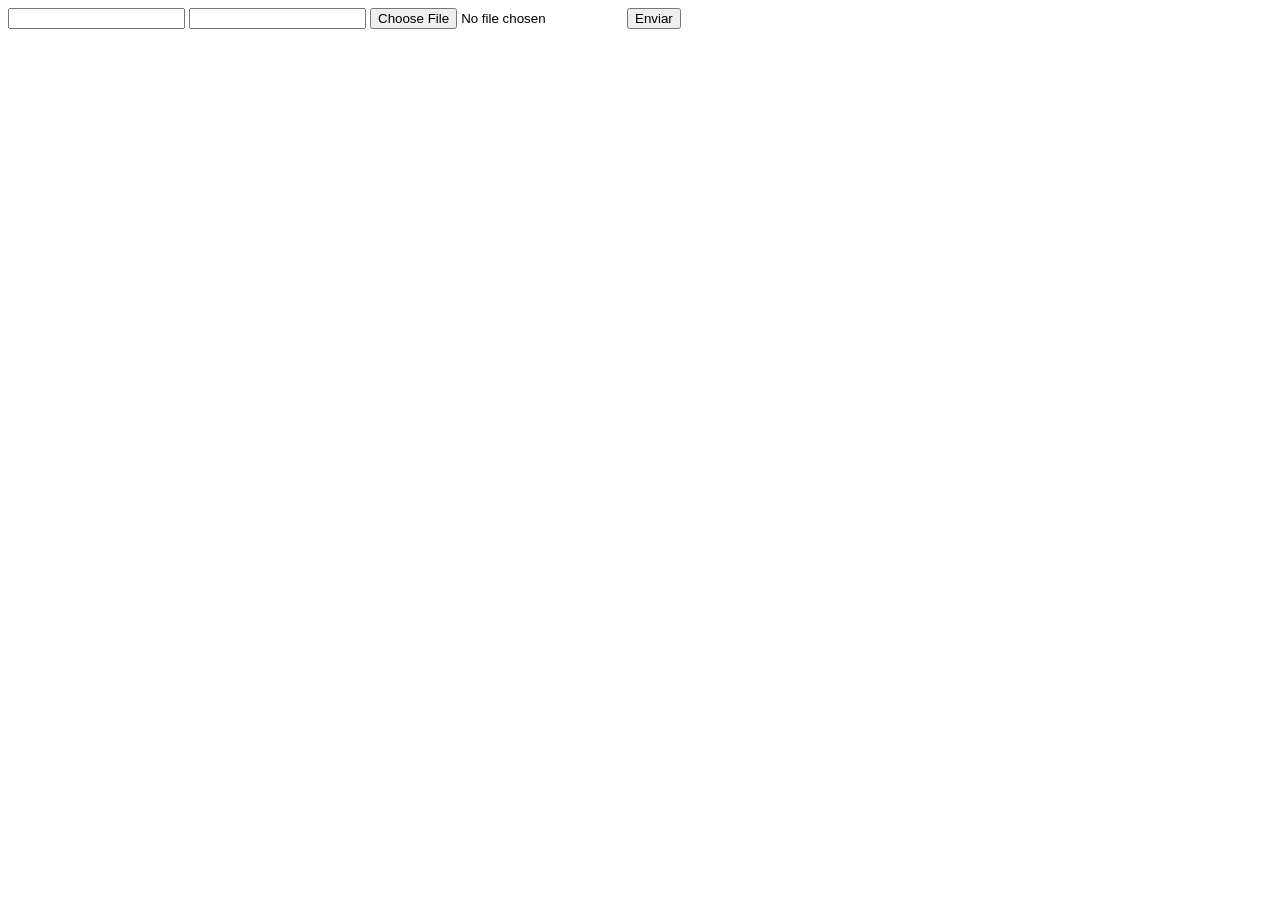
<file: web-data-viz/DOCUMENTOS_DE_APOIO/exemplo_de_upload_de_arquivo/public/index.html>
<!DOCTYPE html>
<html lang="en">

<head>
  <meta charset="UTF-8">
  <meta http-equiv="X-UA-Compatible" content="IE=edge">
  <meta name="viewport" content="width=device-width, initial-scale=1.0">
  <title>Upload</title>
</head>

<body>

  <div>
    <input name="nome" id="nome" type="text" />
    <input name="email" id="email" type="url" />
    <input name="foto" id="foto" type="file" />
    <button onclick="enviar()">Enviar</button>
  </div>

  <div id="container"></div>
</body>

</html>

<script>
  function enviar() {
    const formData = new FormData();
    formData.append('foto', foto.files[0])
    formData.append('nome', nome.value)
    formData.append('email', email.value)

    fetch("/usuarios/cadastro", {
      method: "POST",
      body: formData
    })
      .then(res => {
        window.location = "./perfil.html"
      })
      .catch(err => {
        console.log(err);
      })
  }
</script>
</file>
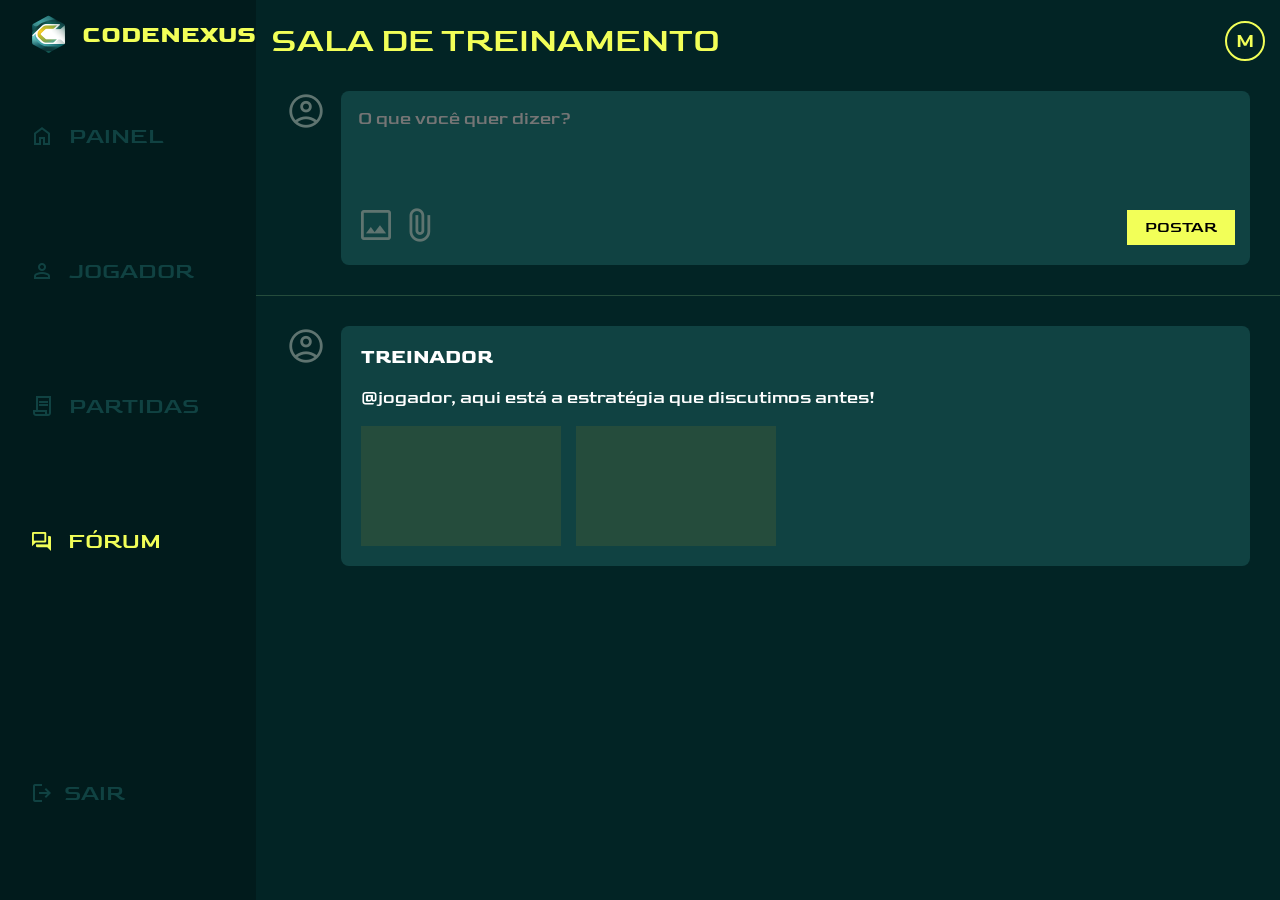
<file: web-data-viz/public/forum.html>
<!DOCTYPE html>
<html lang="en">
<head>
    <meta charset="UTF-8">
    <meta name="viewport" content="width=device-width, initial-scale=1.0">

    <link rel="preconnect" href="https://fonts.googleapis.com">
    <link rel="preconnect" href="https://fonts.gstatic.com" crossorigin>
    <link href="https://fonts.googleapis.com/css2?family=Goldman:wght@400;700&display=swap" rel="stylesheet">
    <link rel="stylesheet" href="https://fonts.googleapis.com/css2?family=Material+Symbols+Outlined" />
    <link rel="icon" href="assets/logo_codenexus_sem_fundo.png" type="image/png">
    <link rel="stylesheet" href="./css/forum.css">
    <title>CodeNexus</title>

</head>
<body>
    <div id="sidebar" class="sidebar">
        <div id="container_titulo">
            <img src="assets/logo_codenexus_sem_fundo.png" alt="">
            <h2>CODENEXUS</h2>
        </div>
        <div id="container_opcoes">
            <div id="sub_container_painel">
                <span class="material-symbols-outlined">home</span>
                <a href="painel.html" id="sub_container_painel_a">PAINEL</a>
            </div>
            <div id="sub_container_perfil">
                <span class="material-symbols-outlined">person</span>
                <a href="jogador.html" id="sub_container_perfil_a">JOGADOR</a>
            </div>
            <div id="sub_container_partidas">
                <span class="material-symbols-outlined">contract</span>
                <a href="partidas.html"id="sub_container_partidas_a">PARTIDAS</a>
            </div>
            <div id="sub_container_forum">
                <span class="material-symbols-outlined">forum</span>   
                <a href="forum.html" id="sub_container_forum_a">FÓRUM</a>
            </div>
        </div>

        <div id="container_sair">
            <div id="sub_container_sair">
                <span class="material-symbols-outlined">logout</span>
                <a href="index.html" id="sub_container_sair_a" onclick="sair()">SAIR</a>
            </div>
        </div>
    </div>

    <div id="container_principal">
      
    <div class="forum_topo_pai">  
        <div id="forum_topo">
            <h2 class="title">SALA DE TREINAMENTO</h2>
            <div class="container_user">
                <span class="user_letra">M</span>
            </div>
        </div>
    </div>  

    <!-- area da postagem no forum-->
    <div id="area_postagem">

        <div id="post_input">
            <span class="material-symbols-outlined">account_circle</span>

            <div id="campo_post">
                <textarea id="mensagem" placeholder="O que você quer dizer?"></textarea>
                <div id="acoes_post">
                    <div>
                        <span class="material-symbols-outlined">image</span>
                        <span class="material-symbols-outlined">attach_file</span>
                    </div>

                    <button onclick="postarMensagem()">POSTAR</button>
                </div>
            </div>
        </div>

    </div>

    <!-- a lista de todos os posts que for feito -->
    <div id="lista_posts">

        <div class="post">
            <span class="material-symbols-outlined">account_circle</span>

            <div class="conteudo_post">
                <h3>TREINADOR</h3>
                <p>
                    @jogador, aqui está a estratégia que discutimos antes!
                </p>

                <div class="imagens_post">
                    <div class="img_fake"></div>
                    <div class="img_fake"></div>
                </div>
            </div>
        </div>

    </div>

    </div>
</body>
</html>
<script>
   function sair() {
        sessionStorage.clear();
        window.location = "index.html";
    }




    function postarMensagem(){

    
    const mensagem = document.getElementById("mensagem").value;

    
    if(mensagem.trim() === ""){
        alert("Digite uma mensagem!");
        return;
    }

   
    const novoPost = document.createElement("div");
    novoPost.classList.add("post");

    novoPost.innerHTML = `
        <span class="material-symbols-outlined">account_circle</span>

        <div class="conteudo_post">
            <h3>VOCÊ</h3>
            <p>${mensagem}</p>
        </div>
    `;

   // aqui e onde eu adciono a mensagem no forum
    document.getElementById("lista_posts")
        .prepend(novoPost);

   
    document.getElementById("mensagem").value = "";
}

</script>
</file>
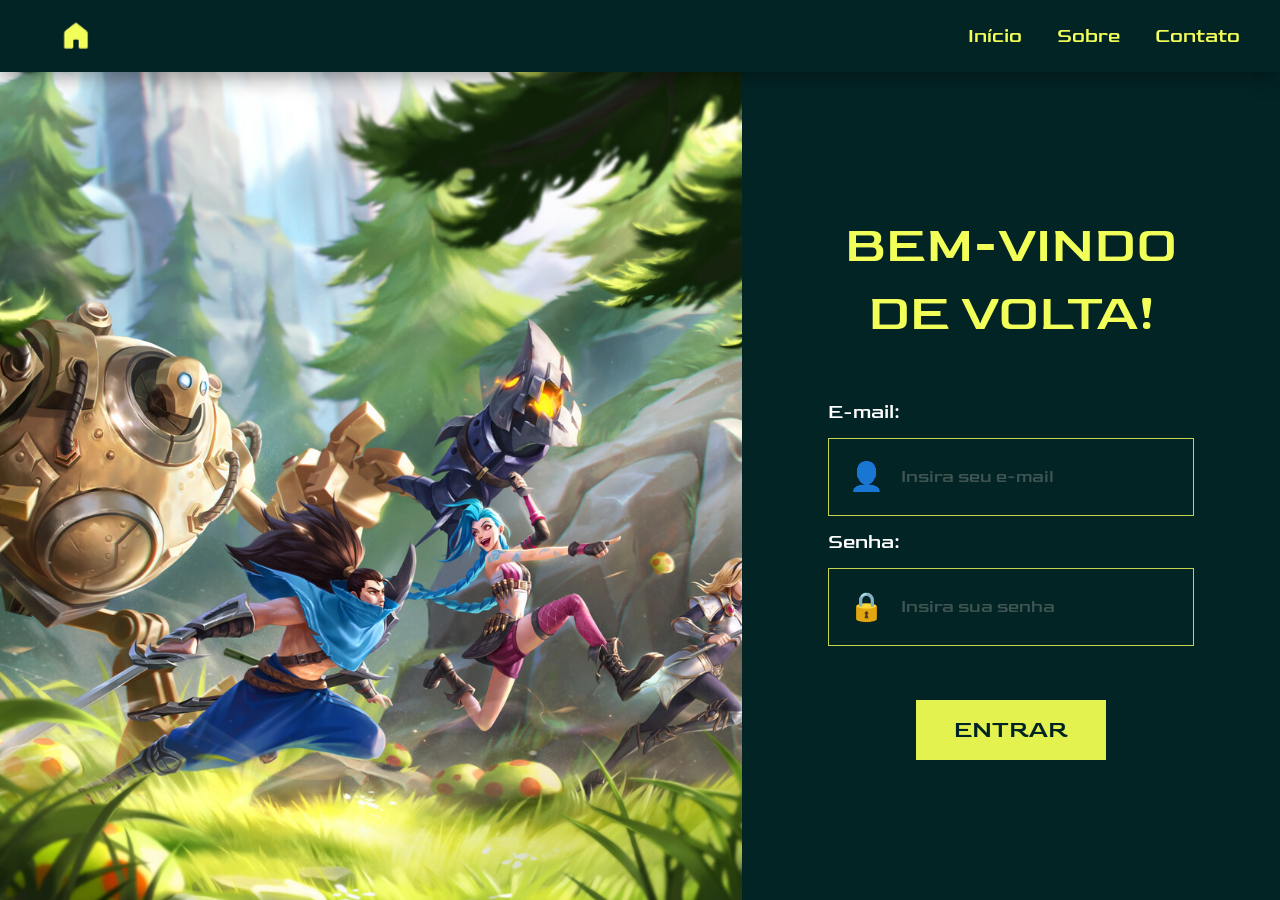
<file: web-data-viz/public/login.html>
<!DOCTYPE html>
<html lang="pt-BR">

<head>
    <meta charset="UTF-8">
    <meta name="viewport" content="width=device-width, initial-scale=1.0">

    <link rel="preconnect" href="https://fonts.googleapis.com">
    <link rel="preconnect" href="https://fonts.gstatic.com" crossorigin>

    <link href="https://fonts.googleapis.com/css2?family=Goldman:wght@400;700&display=swap" rel="stylesheet">
    <link rel="icon" href="assets/logo_codenexus_sem_fundo.png" type="image/png">

    <link rel="stylesheet" href="./css/login.css">

    <title>Login | CodeNexus</title>
</head>

<body class="body_login">

    <header>

        <div id="container_home">
            <a href="./index.html">
                <img src="./assets/Home.png" alt="Home">
            </a>
        </div>

        <div id="container_botoes_navbar">

            <a href="./index.html">Início</a>
            <a href="./index.html#container_quem_somos">Sobre</a>
            <a href="./index.html#container_footer">Contato</a>

            <button onclick="window.location.href='./login.html'">
                Login
            </button>

        </div>

    </header>


    <main id="container_login">

        <section id="login_imagem"></section>

        <section id="login_formulario">

            <div id="faixa_login"></div>

            <div id="conteudo_login">

                <h1>
                    BEM-VINDO<br>
                    DE VOLTA!
                </h1>

                <form id="form_login">

                    <label>E-mail:</label>

                    <div class="campo_login">

                        <span class="icone_login">👤</span>

                        <input id="email_input" type="email" placeholder="Insira seu e-mail">

                    </div>

                    <label>Senha:</label>

                    <div class="campo_login">

                        <span class="icone_login">🔒</span>

                        <input id="senha_input" type="password" placeholder="Insira sua senha">
                        <div id="div_mensagem_direcionamento"></div>

                    </div>

                    <div id="container_botao_login">

                        <button onclick="entrar()" type="button">
                            ENTRAR
                        </button>

                    </div>

                </form>

            </div>

        </section>

    </main>

</body>

</html>
<script>
    function entrar() {
        //aguardar();
        
        var emailVar = email_input.value;
        var senhaVar = senha_input.value;
        
        if (emailVar == "" || senhaVar == "") {
            cardErro.style.display = "block"
            mensagem_erro.innerHTML = "(Mensagem de erro para todos os campos em branco)";
            //finalizarAguardar();
            return false;
        }
        else {
           // setInterval(sumirMensagem, 5000)
        }
        
        console.log("FORM LOGIN: ", emailVar);
        console.log("FORM SENHA: ", senhaVar);
        
        fetch("/usuarios/autenticar", {
            method: "POST",
            headers: {
                "Content-Type": "application/json"
            },
            body: JSON.stringify({
                emailServer: emailVar,
                senhaServer: senhaVar
            })
        }).then(function (resposta) {
            console.log("ESTOU NO THEN DO entrar()!")

            if (resposta.ok) {
                console.log(resposta);

                resposta.json().then(json => {
                    console.log(json);
                    console.log(JSON.stringify(json));
                    sessionStorage.EMAIL_USUARIO = json.email;
                    sessionStorage.NOME_USUARIO = json.nome;
                    sessionStorage.ID_USUARIO = json.idUsuario;
                    div_mensagem_direcionamento.innerHTML = '<p style="color:#E0C066"> Redirecionando em 1 segundo</p>'
                    setTimeout(function () {
                        div_mensagem_direcionamento.innerHTML = ""
                        window.location = "/painel.html";
                    }, 1000); // apenas para exibir o loading

                });

            } else {

                console.log("Houve um erro ao tentar realizar o login!");

                resposta.text().then(texto => {
                    console.error(texto);
                    //finalizarAguardar(texto);
                });
            }

        }).catch(function (erro) {
            console.log(erro);
        })

        return false;
    }

    
</script>
</file>
<file: web-data-viz/public/css/forum.css>
:root{
    --cor-fundo: #022425;
    --cor-fundo-escuro-escuro: #011b1c;
    --cor-fundo-escuro: #104242;
    --cor-destaque: #F2FF58;
    --cor-destaque-secundaria: #C6D34C;
    --cor-linha: #254C3C;
    --cor-texto: #ffffff;
    --cor-texto-suave: #3f5551;
    --cor-icone: #5f7470;
    
}

body{
    margin: 0;
    width: 100%;
    height: 100vh;
    font-family: "Goldman", sans-serif;
    display: flex;
}

#sidebar{
    width: 20%;
    background-color: var(--cor-fundo-escuro-escuro);
}

#container_titulo{
    align-items: center;
    display: flex;
    gap: 15px;
    margin-left: 30px;
}

#container_titulo h2{
    color: var(--cor-destaque);
}

#container_titulo img{
    width: 40px;
    height: 40px;

}

#container_opcoes{
    margin-left: 30px;
    height: 60%;
    /* background-color: blue; */
    display: flex;
    flex-direction: column;
    /* align-items: center; */
    justify-content: space-around;
}

#container_opcoes span, #container_sair span{
    color: var(--cor-fundo-escuro);
} 

#sub_container_painel, #sub_container_perfil, #sub_container_partidas, #sub_container_forum, #sub_container_calendario{
    display: flex;
    align-items: center;
    gap: 15px;
}

#sub_container_painel, #sub_container_perfil, #sub_container_partidas, #sub_container_forum, #sub_container_calendario img{
    width: 20px;
    height: 20px;
}

#sub_container_painel a, #sub_container_perfil a, #sub_container_partidas a, #sub_container_forum a, #sub_container_sair a{
    text-decoration: none;
    color: var(--cor-fundo-escuro);
    font-size: 23px;
}

#sub_container_forum span,#sub_container_forum a{
    text-decoration: none;
    color: #F2FF58;
    font-size: 23px;

}

#sub_container_painel:hover span, #sub_container_painel a:hover,
#sub_container_perfil:hover span, #sub_container_perfil a:hover, 
#sub_container_partidas:hover span, #sub_container_partidas a:hover, 
#sub_container_forum:hover span, #sub_container_forum a:hover, 
#sub_container_sair:hover span, #sub_container_sair a:hover{
    color: #F2FF58;
}


#container_sair{
    display: flex;
    align-items: end;
    margin-left: 30px;
    height: 22%;
    /* background-color: palegoldenrod; */
}

#sub_container_sair{
    display: flex;
    align-items: center;
    gap: 10px;
}

#container_principal{
    width: 80%;
    background-color: var(--cor-fundo);
}


/*CSS - lesly*/


.container_user {
    border: 2px solid #F2FF58;
    border-radius: 100%;
    width: 40px;
    height: 40px;
    display: flex;
    justify-content: center;
    align-items: center;
    font-size: 20px;
    color: #F2FF58;
    flex-shrink: 0;
    box-sizing: border-box;
/*     background-color: blueviolet; */
}

.forum_topo_pai {
    display: flex;
    flex-direction: column;
    justify-content: space-between;
    align-items: center;
}

#forum_topo{
    height: 10%;
    width: 97%;
    margin-top: 20px;
    display: flex;
    flex-direction: row;
    justify-content: space-between;
    align-items: flex-end;
/*     background-color: brown; */
}


.title{
    color: #F2FF58;
    font-size: 34px;
    font-weight: 300;
    margin:0;
}

#area_postagem{
    padding:30px;
    border-bottom:1px solid var(--cor-linha);
}

#post_input{
    display:flex;
    gap:15px;
}

#post_input span{
    font-size:40px;
    color:var(--cor-icone);
}

#campo_post{
    flex:1;
    background-color:var(--cor-fundo-escuro);
    padding:15px;
    border-radius:8px;
}

#campo_post textarea{
    width:100%;
    height:80px;
    background:transparent;
    border:none;
    outline:none;
    resize:none;
    color:white;
    font-family:"Goldman", sans-serif;
    font-size:18px;
}

#acoes_post{
    display:flex;
    justify-content:space-between;
    align-items:center;
    margin-top:10px;
}

#acoes_post span{
    cursor:pointer;
    color:var(--cor-icone);
}

#acoes_post button{
    background-color:var(--cor-destaque);
    border:none;
    padding:8px 18px;
    font-family:"Goldman", sans-serif;
    cursor:pointer;
    font-size: 16px;
}


#lista_posts{
    padding:30px;
}

.post{
    display:flex;
    gap:15px;
    margin-bottom:30px;
}

.post span{
    font-size:40px;
    color:var(--cor-icone);
}

.conteudo_post{
    background-color:var(--cor-fundo-escuro);
    padding:20px;
    border-radius:8px;
    width:100%;
}

.conteudo_post h3{
    margin:0;
    color:var(--cor-texto);
}

.conteudo_post p{
    color:var(--cor-texto);
    font-size: 18px;
}

.imagens_post{
    display:flex;
    gap:15px;
    margin-top:15px;
}

.img_fake{
    width:200px;
    height:120px;
    background-color:var(--cor-linha);
}
</file>
<file: web-data-viz/public/css/login.css>
:root{
    --cor-fundo: #022425;
    --cor-fundo-escuro: #011b1c;
    --cor-destaque: #F2FF58;
    --cor-destaque-secundaria: #C6D34C;
    --cor-linha: #254C3C;
    --cor-texto: #ffffff;
    --cor-texto-suave: #3f5551;
    --cor-icone: #5f7470;
    --sombra-navbar: 0 6px 18px rgba(0, 0, 0, 0.35);
    --fonte-principal: "Goldman", sans-serif;
}

*{
    box-sizing: border-box;
}

body{
    margin: 0;
    width: 100%;
    min-height: 100vh;
    font-family: var(--fonte-principal);
    background-color: var(--cor-fundo);
}

b{
    color: var(--cor-destaque);
}

header{
    background-color: var(--cor-fundo);
    height: 8vh;
    min-height: 70px;
    display: flex;
    align-items: center;
    justify-content: space-between;
    padding: 0 40px;
    box-shadow: var(--sombra-navbar);
    position: relative;
    z-index: 5;
}

header button{
    display: none;
}

#container_home{
    width: 6%;
    display: flex;
    justify-content: center;
    align-items: center;
}

#container_home a{
    width: 100%;
    height: 100%;
    display: flex;
    justify-content: center;
    align-items: center;
}

#container_home img{
    width: 32px;
    height: 32px;
    cursor: pointer;
}

#container_botoes_navbar{
    width: 38%;
    display: flex;
    align-items: center;
    justify-content: flex-end;
    gap: 35px;
}

#container_botoes_navbar a,
.footer_links a{
    text-decoration: none;
    color: var(--cor-destaque);
}

#container_botoes_navbar a{
    font-size: 20px;
}

#container_botoes_navbar button{
    width: 100px;
    height: 34px;
    border: 1px solid var(--cor-destaque);
    background-color: transparent;
    color: var(--cor-destaque);
    font-family: var(--fonte-principal);
    font-size: 18px;
    cursor: pointer;
}

#container_banner{
    width: 100%;
    height: calc(100vh - 70px);
}

#container_banner img,
#container_pilares img{
    width: 100%;
    height: 100%;
}

#container_quem_somos{
    width: 100%;
    min-height: 90vh;
    padding: 60px 0;
    display: flex;
    background-color: var(--cor-fundo);
}

#sub_container_imagem{
    position: relative;
    width: 50%;
    display: flex;
    justify-content: center;
    align-items: center;
    background-color: var(--cor-fundo);
    overflow: hidden;
}

#sub_container_imagem::before{
    content: "";
    position: absolute;
    inset: 0 auto 0 0;
    width: 80%;
    height: 100%;
    background-color: var(--cor-destaque-secundaria);
    clip-path: polygon(0 0, 100% 0, 0 100%);
    z-index: 1;
}

#sub_container_imagem img{
    width: 70%;
    height: 90%;
    position: relative;
    z-index: 2;
}

#sub_container_texto{
    width: 50%;
    display: flex;
    justify-content: flex-end;
    align-items: center;
}

#sub_sub_container_texto{
    width: 85%;
    height: 85%;
    display: flex;
    flex-direction: column;
    justify-content: space-evenly;
    align-items: flex-start;
}

#sub_container_texto h1,
#container_slogan h1{
    color: var(--cor-destaque);
    font-weight: 100;
}

#sub_container_texto p,
#container_fale_conosco p{
    color: var(--cor-texto);
    text-align: justify;
}

#sub_container_texto p{
    width: 67%;
}

#quadrado_detalhe{
    display: flex;
    align-items: center;
    gap: 25px;
}

.quadrado{
    width: 7px;
    height: 7px;
    border: 2px solid var(--cor-destaque);
    background-color: var(--cor-destaque);
    transform: rotate(46deg);
    transform-origin: center;
}

#container_slogan{
    width: 100%;
    padding: 100px 0;
    display: flex;
    flex-direction: column;
    align-items: center;
    justify-content: center;
    gap: 30px;
    background-color: var(--cor-fundo);
    color: var(--cor-destaque);
}

.linha_container{
    width: 60%;
    display: flex;
    align-items: center;
    gap: 20px;
}

.linha{
    flex: 1;
    height: 2px;
    background-color: var(--cor-linha);
}

.losango{
    width: 8px;
    height: 8px;
    border: 2px solid var(--cor-destaque);
    transform: rotate(45deg);
}

#container_pilares,
#container_funcionalidades_fotos,
#container_fale_conosco,
#container_texto_lenda,
#sub_container_botao{
    width: 100%;
    background-color: var(--cor-fundo);
}

#container_pilares,
#container_funcionalidades_fotos{
    height: 100%;
}

#container_pilares{
    width: 100%;
    background-color: var(--cor-fundo);
    padding: 40px 0 80px;
}

#container_funcionalidades_fotos{
    position: relative;
    display: flex;
    justify-content: center;
    width: 100%;
    background-color: var(--cor-fundo);
    padding: 60px 0 100px;
}

#container_funcionalidades_fotos img{
    width: 70%;
    position: relative;
    z-index: 2;
}

#container_funcionalidades_fotos::before{
    content: "";
    position: absolute;
    top: 0;
    left: 0;
    width: 50%;
    height: 100%;
    background-color: var(--cor-destaque-secundaria);
    clip-path: polygon(100% 100%, 100% 0, 0 100%);
    transform: scaleX(-1);
    z-index: 1;
    overflow: hidden;
}

#container_fale_conosco{
    min-height: 75vh;
    padding: 40px 0 80px;
    display: flex;
    flex-direction: column;
    align-items: center;
    justify-content: space-evenly;
    background-color: var(--cor-fundo);
}

#sub_container_texto_fale_conosco{
    width: 100%;
    display: flex;
    justify-content: space-evenly;
    align-items: flex-start;
    gap: 40px;
    margin-bottom: 50px;
}

#container_fale_conosco p{
    width: 25%;
}

#container_texto_lenda{
    min-height: 220px;
    padding: 40px 0;
    display: flex;
    justify-content: flex-end;
    align-items: center;
    gap: 30px;
    width: 100%;
    background-color: var(--cor-fundo);
}

#container_texto_lenda h1{
    width: 35%;
    text-align: center;
    color: var(--cor-destaque);
    font-weight: 100;
}

#sub_container_botao{
    height: 15%;
    display: flex;
    justify-content: center;
}

#sub_container_botao button{
    width: 20%;
    font-size: 25px;
    font-family: var(--fonte-principal);
    color: var(--cor-texto);
    background-color: transparent;
    border: 1px solid var(--cor-destaque);
    cursor: pointer;
}

#container_footer{
    width: 100%;
    min-height: 50vh;
    padding: 60px 0 50px;
    display: flex;
    flex-direction: column;
    align-items: center;
    background-color: var(--cor-fundo);
    position: relative;
    overflow: hidden;
}

#container_footer::after{
    content: "";
    position: absolute;
    right: 0;
    bottom: 0;
    width: 70%;
    height: 85%;
    background-color: var(--cor-destaque-secundaria);
    clip-path: polygon(30% 0, 100% 0, 100% 100%, 0 100%);
    z-index: 1;
}

#container_footer > *{
    position: relative;
    z-index: 2;
}

#sub_container_footer_top,
.linha_container_footer,
#sub_container_footer_bottom,
.footer_contato_info{
    width: 80%;
}

#sub_container_footer_top{
    margin-top: 50px;
    display: flex;
    align-items: center;
    gap: 40px;
}

#container_codenexus h1{
    margin: 0;
    font-size: 48px;
    font-weight: 100;
    color: var(--cor-destaque);
}

#container_icons{
    display: flex;
    gap: 20px;
}

#container_icons img{
    width: 30px;
    height: 30px;
    transition: transform 0.3s;
}

#container_icons img:hover{
    transform: scale(1.1);
}

.linha_container_footer{
    margin: 20px 0;
    display: flex;
    align-items: center;
}

.linha_footer{
    width: 40%;
    height: 1px;
    background-color: var(--cor-destaque);
}

.losango_footer{
    width: 10px;
    height: 10px;
    margin-left: 10px;
    background-color: var(--cor-destaque);
    transform: rotate(45deg);
}

#sub_container_footer_bottom{
    display: flex;
    justify-content: space-between;
    align-items: center;
}

.footer_links{
    display: flex;
    gap: 30px;
}

.footer_links a{
    font-size: 14px;
    text-transform: uppercase;
    letter-spacing: 1px;
}

#sub_container_footer_bottom p{
    color: rgba(255, 255, 255, 0.5);
    font-size: 12px;
}

.footer_contato_info{
    height: 10%;
    display: flex;
    flex-direction: column;
    justify-content: space-between;
    color: var(--cor-texto);
}

.footer_contato_info span{
    font-size: 30px;
    font-weight: 100;
}

.body_login{
    min-height: 100vh;
    background-image: url("../assets/login_background.png");
}

#container_login{
    width: 100%;
    min-height: calc(100vh - 8vh);
    display: flex;
    background-color: var(--cor-fundo);
    overflow: hidden;
}

#login_imagem{
    width: 58%;
    min-height: calc(100vh - 8vh);
    background-image: url("../assets/login_background.png");
    background-size: cover;
    background-position: center;
    background-repeat: no-repeat;
}

#login_formulario{
    width: 42%;
    min-height: calc(100vh - 8vh);
    display: flex;
    justify-content: center;
    align-items: center;
    background-color: var(--cor-fundo);
    position: relative;
    overflow: hidden;
}

#faixa_login{
    display: none;
}

#conteudo_login{
    width: 68%;
    min-height: 72%;
    display: flex;
    flex-direction: column;
    justify-content: center;
    gap: 22px;
    position: relative;
    z-index: 2;
}

#conteudo_login h1{
    margin: 0 0 30px;
    color: var(--cor-destaque);
    font-size: 52px;
    font-weight: 100;
    text-align: center;
    line-height: 1.3;
}

#form_login{
    display: flex;
    flex-direction: column;
    gap: 14px;
}

#form_login label{
    color: var(--cor-texto);
    font-size: 20px;
}

.campo_login{
    width: 100%;
    height: 78px;
    padding: 0 20px;
    display: flex;
    align-items: center;
    gap: 16px;
    border: 1px solid var(--cor-destaque-secundaria);
}

.icone_login{
    width: 34px;
    display: flex;
    justify-content: center;
    align-items: center;
    color: var(--cor-icone);
    font-size: 28px;
}

.campo_login input{
    width: 100%;
    border: none;
    outline: none;
    background-color: transparent;
    color: var(--cor-texto);
    font-family: var(--fonte-principal);
    font-size: 18px;
}

.campo_login input::placeholder{
    color: var(--cor-texto-suave);
    font-family: var(--fonte-principal);
}

#container_botao_login{
    width: 100%;
    margin-top: 40px;
    display: flex;
    justify-content: center;
}

#container_botao_login button{
    width: 190px;
    height: 60px;
    border: none;
    background-color: #E4F24F;
    color: var(--cor-fundo);
    font-family: var(--fonte-principal);
    font-size: 24px;
    cursor: pointer;
}

#container_botao_login button:hover{
    background-color: #022425;
    color: #E4F24F;
    border-color: #E4F24F;
    transition: 0.7s;
    
}

@media screen and (max-width: 1200px){
    #container_botoes_navbar{
        width: 50%;
    }

    #login_imagem{
        width: 52%;
    }

    #login_formulario{
        width: 48%;
    }

    #conteudo_login{
        width: 75%;
    }

    #conteudo_login h1{
        font-size: 44px;
    }
}

@media screen and (max-width: 900px){
    header{
        height: auto;
        min-height: auto;
        padding: 12px 20px;
    }

    #container_home{
        width: 12%;
    }

    #container_botoes_navbar{
        width: 70%;
        gap: 20px;
    }

    #container_botoes_navbar a{
        font-size: 16px;
    }

    #container_botoes_navbar button{
        width: 90px;
        font-size: 16px;
    }

    #container_login{
        flex-direction: column;
    }

    #login_imagem{
        width: 100%;
        min-height: 320px;
        background-position: center top;
    }

    #login_formulario{
        width: 100%;
        min-height: auto;
        padding: 60px 0;
    }

    #conteudo_login{
        width: 82%;
    }

    #conteudo_login h1{
        font-size: 38px;
    }
}

@media screen and (max-width: 600px){
    #container_home{
        width: 18%;
    }

    #container_home img{
        width: 26px;
        height: 26px;
    }

    #container_botoes_navbar{
        width: 78%;
    }

    #container_botoes_navbar a{
        font-size: 13px;
    }

    #container_botoes_navbar button{
        width: 72px;
        height: 30px;
        font-size: 13px;
    }

    #conteudo_login{
        width: 88%;
    }

    #conteudo_login h1{
        font-size: 30px;
        margin-bottom: 20px;
    }

    #form_login label{
        font-size: 17px;
    }

    .campo_login{
        height: 64px;
        padding: 0 14px;
    }

    .icone_login{
        width: 26px;
        font-size: 22px;
    }

    .campo_login input{
        font-size: 15px;
    }

    #container_botao_login button{
        width: 100%;
        max-width: 220px;
        height: 54px;
        font-size: 20px;
    }
}
</file>
